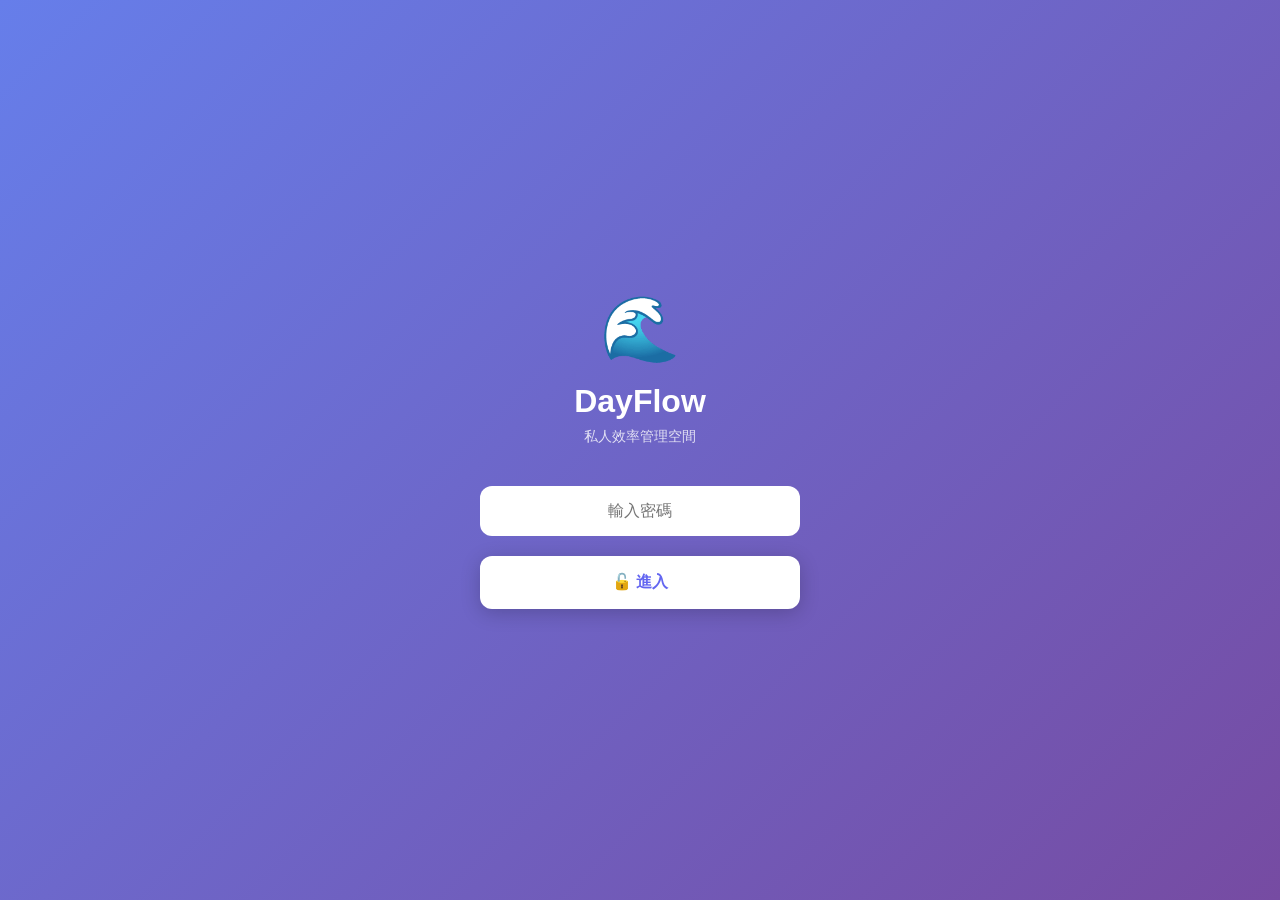
<file: index.html>
<!DOCTYPE html>
<html lang="zh-TW">
<head>
    <meta charset="UTF-8">
    <meta name="viewport" content="width=device-width, initial-scale=1.0, maximum-scale=1.0, user-scalable=no">
    <meta http-equiv="Cache-Control" content="no-cache, no-store, must-revalidate">
    <meta http-equiv="Pragma" content="no-cache">
    <meta http-equiv="Expires" content="0">
    <meta name="theme-color" content="#6366f1">
    <meta name="apple-mobile-web-app-capable" content="yes">
    <meta name="apple-mobile-web-app-status-bar-style" content="black-translucent">
    <meta name="apple-mobile-web-app-title" content="DayFlow">
    <link rel="manifest" href="manifest.json">
    <link rel="apple-touch-icon" href="icon-192x192.png">
    <title>DayFlow - 每日效率管理</title>
    <link rel="stylesheet" href="https://cdnjs.cloudflare.com/ajax/libs/font-awesome/6.4.0/css/all.min.css">
    <style>
        :root {
            --primary: #6366f1;
            --primary-light: #818cf8;
            --secondary: #f472b6;
            --success: #10b981;
            --warning: #f59e0b;
            --danger: #ef4444;
            --bg: #f8fafc;
            --card: #ffffff;
            --text: #1e293b;
            --text-secondary: #64748b;
            --border: #e2e8f0;
            --shadow: 0 4px 20px rgba(0,0,0,0.08);
            --shadow-hover: 0 8px 30px rgba(0,0,0,0.12);
            --gradient-1: linear-gradient(135deg, #667eea 0%, #764ba2 100%);
            --gradient-2: linear-gradient(135deg, #f093fb 0%, #f5576c 100%);
            --gradient-3: linear-gradient(135deg, #4facfe 0%, #00f2fe 100%);
            --gradient-4: linear-gradient(135deg, #43e97b 0%, #38f9d7 100%);
        }
        
        * {
            margin: 0;
            padding: 0;
            box-sizing: border-box;
            -webkit-tap-highlight-color: transparent;
        }
        
        body {
            font-family: -apple-system, BlinkMacSystemFont, 'Segoe UI', Roboto, sans-serif;
            background: var(--bg);
            padding-bottom: 90px;
            color: var(--text);
        }
        
        /* Header - Glassmorphism */
        .header {
            background: var(--gradient-1);
            padding: 40px 20px 30px;
            text-align: center;
            border-radius: 0 0 30px 30px;
            position: relative;
            overflow: hidden;
        }
        
        .header::before {
            content: '';
            position: absolute;
            top: -50%;
            right: -20%;
            width: 200px;
            height: 200px;
            background: rgba(255,255,255,0.1);
            border-radius: 50%;
        }
        
        .date-main {
            font-size: 42px;
            font-weight: 800;
            color: white;
            text-shadow: 0 2px 10px rgba(0,0,0,0.2);
        }
        
        .date-sub {
            font-size: 16px;
            color: rgba(255,255,255,0.9);
            margin-top: 8px;
            font-weight: 500;
        }
        
        /* Quick Actions - Floating Cards */
        .quick-actions {
            display: flex;
            justify-content: space-around;
            padding: 20px 16px;
            gap: 12px;
            margin-top: -20px;
            position: relative;
            z-index: 10;
        }
        
        .quick-btn {
            background: var(--card);
            border: none;
            border-radius: 20px;
            padding: 20px 8px;
            text-align: center;
            flex: 1;
            box-shadow: var(--shadow);
            cursor: pointer;
            transition: all 0.3s ease;
        }
        
        .quick-btn:active {
            transform: scale(0.95);
        }
        
        .quick-icon {
            font-size: 32px;
            margin-bottom: 8px;
        }
        
        .quick-text {
            font-size: 12px;
            color: var(--text-secondary);
            font-weight: 600;
        }
        
        /* Overview - Glass Card */
        .overview {
            background: var(--card);
            margin: 0 16px 16px;
            border-radius: 24px;
            padding: 24px;
            box-shadow: var(--shadow);
        }
        
        .overview-title {
            font-size: 18px;
            font-weight: 700;
            margin-bottom: 20px;
            color: var(--text);
            display: flex;
            align-items: center;
            gap: 8px;
        }
        
        .overview-grid {
            display: grid;
            grid-template-columns: repeat(4, 1fr);
            gap: 12px;
        }
        
        .overview-card {
            background: linear-gradient(135deg, #f0f4ff 0%, #e0e7ff 100%);
            border-radius: 16px;
            padding: 16px 4px;
            text-align: center;
            cursor: pointer;
            transition: all 0.3s ease;
        }
        
        .overview-card:nth-child(2) {
            background: linear-gradient(135deg, #fce7f3 0%, #fbcfe8 100%);
        }
        
        .overview-card:nth-child(3) {
            background: linear-gradient(135deg, #d1fae5 0%, #a7f3d0 100%);
        }
        
        .overview-card:nth-child(4) {
            background: linear-gradient(135deg, #fef3c7 0%, #fde68a 100%);
        }
        
        .overview-icon {
            font-size: 24px;
            margin-bottom: 8px;
        }
        
        .overview-count {
            font-size: 22px;
            font-weight: 800;
            color: var(--text);
        }
        
        .overview-label {
            font-size: 11px;
            color: var(--text-secondary);
            margin-top: 4px;
            font-weight: 600;
        }
        
        /* Sections - Modern Cards */
        .section {
            background: var(--card);
            margin: 16px;
            border-radius: 24px;
            padding: 24px;
            box-shadow: var(--shadow);
        }
        
        .section-header {
            display: flex;
            justify-content: space-between;
            align-items: center;
            margin-bottom: 16px;
        }
        
        .section-title {
            font-size: 18px;
            font-weight: 700;
            color: var(--text);
            display: flex;
            align-items: center;
            gap: 8px;
        }
        
        .section-action {
            background: var(--primary);
            color: white;
            border: none;
            border-radius: 20px;
            padding: 8px 16px;
            font-size: 14px;
            font-weight: 600;
            cursor: pointer;
            display: flex;
            align-items: center;
            gap: 6px;
        }
        
        /* Todo Item */
        .todo-item {
            display: flex;
            align-items: center;
            padding: 14px 0;
            border-bottom: 1px solid var(--border);
        }
        
        .todo-checkbox {
            appearance: none;
            width: 26px;
            height: 26px;
            margin-right: 14px;
            border: 3px solid var(--border);
            border-radius: 8px;
            cursor: pointer;
            position: relative;
            transition: all 0.2s;
            background: white;
        }
        
        .todo-checkbox:checked {
            background: var(--primary);
            border-color: var(--primary);
        }
        
        .todo-checkbox:checked::after {
            content: '✓';
            position: absolute;
            top: 50%;
            left: 50%;
            transform: translate(-50%, -50%);
            color: white;
            font-size: 16px;
            font-weight: bold;
        }
        
        body.dark-mode .todo-checkbox {
            background: var(--card);
            border-color: var(--border);
        }
        
        .todo-text {
            flex: 1;
            font-size: 16px;
            color: var(--text);
            font-weight: 500;
        }
        
        .todo-completed {
            text-decoration: line-through;
            color: var(--text-secondary);
        }
        
        .todo-delete {
            color: var(--danger);
            cursor: pointer;
            padding: 8px;
            font-size: 16px;
        }
        
        /* Habit Grid */
        .habit-grid {
            display: grid;
            grid-template-columns: repeat(4, 1fr);
            gap: 12px;
        }
        
        .habit-item {
            background: linear-gradient(135deg, #f0f4ff 0%, #e0e7ff 100%);
            border-radius: 16px;
            padding: 16px 8px;
            text-align: center;
            cursor: pointer;
            position: relative;
            transition: all 0.3s ease;
        }
        
        .habit-checked {
            background: var(--gradient-4);
        }
        
        .habit-icon {
            font-size: 28px;
            margin-bottom: 6px;
        }
        
        .habit-name {
            font-size: 11px;
            color: var(--text-secondary);
            font-weight: 600;
        }
        
        .habit-check {
            position: absolute;
            top: 6px;
            right: 6px;
            color: var(--success);
            font-size: 12px;
            background: white;
            border-radius: 50%;
            width: 18px;
            height: 18px;
            display: flex;
            align-items: center;
            justify-content: center;
        }
        
        /* Review Card */
        .review-card {
            background: linear-gradient(135deg, #667eea 0%, #764ba2 100%);
            border-radius: 20px;
            padding: 20px;
            color: white;
            margin-top: 16px;
        }
        
        .review-title {
            font-size: 16px;
            font-weight: 700;
            margin-bottom: 12px;
            display: flex;
            align-items: center;
            gap: 8px;
        }
        
        .review-item {
            display: flex;
            align-items: center;
            gap: 10px;
            padding: 8px 0;
            font-size: 14px;
        }
        
        .review-emoji {
            font-size: 20px;
        }
        
        /* Add Button */
        .add-btn {
            display: flex;
            gap: 10px;
            margin-bottom: 16px;
        }
        
        .add-input {
            flex: 1;
            border: 2px solid var(--border);
            border-radius: 12px;
            padding: 14px;
            font-size: 16px;
            outline: none;
            transition: border-color 0.3s;
        }
        
        .add-input:focus {
            border-color: var(--primary);
        }
        
        .add-submit {
            background: var(--primary);
            color: white;
            border: none;
            border-radius: 12px;
            padding: 14px 18px;
            cursor: pointer;
            font-size: 18px;
        }
        
        /* Modal */
        .modal {
            display: none;
            position: fixed;
            top: 0;
            left: 0;
            right: 0;
            bottom: 0;
            background: rgba(0,0,0,0.6);
            z-index: 1000;
            justify-content: flex-end;
            backdrop-filter: blur(4px);
        }
        
        .modal.active {
            display: flex;
        }
        
        .modal-content {
            background: var(--card);
            border-radius: 30px 30px 0 0;
            width: 100%;
            max-height: 85vh;
            overflow-y: auto;
            animation: slideUp 0.3s ease;
        }
        
        @keyframes slideUp {
            from { transform: translateY(100%); }
            to { transform: translateY(0); }
        }
        
        .modal-header {
            display: flex;
            justify-content: space-between;
            align-items: center;
            padding: 24px;
            border-bottom: 1px solid var(--border);
        }
        
        .modal-title {
            font-size: 20px;
            font-weight: 700;
        }
        
        .modal-close {
            background: var(--bg);
            border: none;
            font-size: 20px;
            cursor: pointer;
            color: var(--text-secondary);
            width: 40px;
            height: 40px;
            border-radius: 50%;
            display: flex;
            align-items: center;
            justify-content: center;
        }
        
        .modal-body {
            padding: 24px;
        }
        
        .input-group {
            margin-bottom: 20px;
        }
        
        .input-label {
            font-size: 14px;
            font-weight: 600;
            margin-bottom: 10px;
            color: var(--text-secondary);
            display: block;
        }
        
        .input-field {
            width: 100%;
            border: 2px solid var(--border);
            border-radius: 12px;
            padding: 14px;
            font-size: 16px;
            outline: none;
            transition: border-color 0.3s;
        }
        
        .input-field:focus {
            border-color: var(--primary);
        }
        
        .input-small {
            width: 120px;
            margin-top: 8px;
        }
        
        .save-btn {
            background: var(--gradient-1);
            color: white;
            border: none;
            border-radius: 16px;
            padding: 18px;
            font-size: 16px;
            font-weight: 700;
            width: 100%;
            cursor: pointer;
            margin-top: 20px;
            box-shadow: 0 4px 15px rgba(99, 102, 241, 0.4);
        }
        
        /* Mood Selector */
        .mood-grid {
            display: grid;
            grid-template-columns: repeat(5, 1fr);
            gap: 10px;
            margin-bottom: 20px;
        }
        
        .mood-item {
            background: var(--bg);
            border-radius: 16px;
            padding: 16px 8px;
            text-align: center;
            cursor: pointer;
            transition: all 0.3s;
            border: 2px solid transparent;
        }
        
        .mood-item.selected {
            background: linear-gradient(135deg, #fce7f3 0%, #fbcfe8 100%);
            border-color: var(--secondary);
        }
        
        .mood-emoji {
            font-size: 32px;
            margin-bottom: 4px;
        }
        
        .mood-label {
            font-size: 11px;
            color: var(--text-secondary);
            font-weight: 600;
        }
        
        /* Diary Card */
        .diary-card {
            background: var(--card);
            border-radius: 20px;
            padding: 20px;
            margin-bottom: 16px;
            box-shadow: var(--shadow);
        }
        
        .diary-header {
            display: flex;
            justify-content: space-between;
            align-items: center;
            margin-bottom: 12px;
        }
        
        .diary-date {
            background: var(--gradient-1);
            border-radius: 12px;
            padding: 12px 16px;
            text-align: center;
            min-width: 60px;
        }
        
        .diary-month {
            font-size: 11px;
            color: rgba(255,255,255,0.9);
            font-weight: 600;
        }
        
        .diary-day {
            font-size: 24px;
            font-weight: 800;
            color: white;
        }
        
        .diary-mood {
            font-size: 32px;
        }
        
        .diary-title {
            font-size: 18px;
            font-weight: 700;
            color: var(--text);
            margin-bottom: 8px;
        }
        
        .diary-content {
            color: var(--text-secondary);
            font-size: 15px;
            line-height: 1.6;
        }
        
        /* Bottom Nav - Floating */
        .bottom-nav {
            position: fixed;
            bottom: 20px;
            left: 50%;
            transform: translateX(-50%);
            background: var(--card);
            display: flex;
            justify-content: space-around;
            padding: 8px;
            border-radius: 30px;
            box-shadow: var(--shadow-hover);
            width: 90%;
            max-width: 400px;
        }
        
        .nav-btn {
            background: none;
            border: none;
            padding: 12px 24px;
            text-align: center;
            color: var(--text-secondary);
            cursor: pointer;
            border-radius: 20px;
            transition: all 0.3s;
            font-weight: 600;
        }
        
        .nav-btn.active {
            background: var(--gradient-1);
            color: white;
        }
        
        .nav-icon {
            font-size: 20px;
            margin-bottom: 4px;
        }
        
        .nav-text {
            font-size: 12px;
        }
        
        /* Empty State */
        .empty-state {
            text-align: center;
            padding: 60px 20px;
            color: var(--text-secondary);
        }
        
        .empty-icon {
            font-size: 64px;
            margin-bottom: 20px;
        }
        
        .empty-title {
            font-size: 18px;
            font-weight: 700;
            margin-bottom: 8px;
            color: var(--text);
        }
        
        /* Stats */
        .stats-grid {
            display: grid;
            grid-template-columns: repeat(2, 1fr);
            gap: 16px;
            margin-bottom: 20px;
        }
        
        .stat-card {
            background: var(--card);
            border-radius: 20px;
            padding: 24px;
            text-align: center;
            box-shadow: var(--shadow);
        }
        
        .stat-value {
            font-size: 36px;
            font-weight: 800;
            background: var(--gradient-1);
            -webkit-background-clip: text;
            -webkit-text-fill-color: transparent;
            background-clip: text;
        }
        
        .stat-label {
            font-size: 14px;
            color: var(--text-secondary);
            margin-top: 8px;
            font-weight: 600;
        }
        
        /* FAB */
        .fab {
            position: fixed;
            bottom: 100px;
            right: 20px;
            width: 60px;
            height: 60px;
            background: var(--gradient-2);
            border-radius: 50%;
            display: flex;
            align-items: center;
            justify-content: center;
            color: white;
            font-size: 24px;
            box-shadow: 0 4px 20px rgba(244, 114, 182, 0.5);
            cursor: pointer;
            border: none;
            z-index: 100;
        }
        
        /* Pomodoro Timer */
        .pomodoro-container {
            text-align: center;
            padding: 40px 20px;
        }
        
        .pomodoro-time {
            font-size: 72px;
            font-weight: 800;
            color: var(--text);
            font-variant-numeric: tabular-nums;
            margin: 30px 0;
        }
        
        .pomodoro-controls {
            display: flex;
            justify-content: center;
            gap: 16px;
            margin-top: 30px;
        }
        
        .pomodoro-btn {
            padding: 16px 32px;
            border-radius: 16px;
            border: none;
            font-size: 16px;
            font-weight: 700;
            cursor: pointer;
            transition: all 0.3s;
        }
        
        .pomodoro-btn.primary {
            background: var(--gradient-1);
            color: white;
            box-shadow: 0 4px 15px rgba(99, 102, 241, 0.4);
        }
        
        .pomodoro-btn.secondary {
            background: var(--bg);
            color: var(--text);
        }
        
        .pomodoro-status {
            font-size: 18px;
            color: var(--text-secondary);
            margin-top: 20px;
        }
        
        .pomodoro-progress {
            width: 200px;
            height: 200px;
            margin: 0 auto;
            position: relative;
        }
        
        .pomodoro-progress svg {
            transform: rotate(-90deg);
        }
        
        .pomodoro-progress-circle {
            fill: none;
            stroke: var(--border);
            stroke-width: 8;
        }
        
        .pomodoro-progress-bar {
            fill: none;
            stroke: url(#gradient);
            stroke-width: 8;
            stroke-linecap: round;
            transition: stroke-dashoffset 1s linear;
        }
        
        /* Settings */
        .settings-item {
            display: flex;
            justify-content: space-between;
            align-items: center;
            padding: 16px 0;
            border-bottom: 1px solid var(--border);
        }
        
        .settings-label {
            font-size: 16px;
            font-weight: 600;
            color: var(--text);
        }
        
        .settings-desc {
            font-size: 13px;
            color: var(--text-secondary);
            margin-top: 4px;
        }
        
        .settings-btn {
            background: var(--primary);
            color: white;
            border: none;
            padding: 10px 20px;
            border-radius: 10px;
            font-size: 14px;
            font-weight: 600;
            cursor: pointer;
        }
        
        .settings-btn.danger {
            background: var(--danger);
        }
        
        .settings-btn.success {
            background: var(--success);
        }
        
        /* Toggle Switch */
        .toggle {
            width: 50px;
            height: 28px;
            background: var(--border);
            border-radius: 14px;
            position: relative;
            cursor: pointer;
            transition: background 0.3s;
        }
        
        .toggle.active {
            background: var(--primary);
        }
        
        .toggle-knob {
            width: 24px;
            height: 24px;
            background: white;
            border-radius: 50%;
            position: absolute;
            top: 2px;
            left: 2px;
            transition: transform 0.3s;
            box-shadow: 0 2px 4px rgba(0,0,0,0.2);
        }
        
        .toggle.active .toggle-knob {
            transform: translateX(22px);
        }
        
        /* Dark Mode */
        body.dark-mode {
            --bg: #0f172a;
            --card: #1e293b;
            --text: #f1f5f9;
            --text-secondary: #94a3b8;
            --border: #334155;
            --shadow: 0 4px 20px rgba(0,0,0,0.3);
        }
        
        body.dark-mode .header {
            background: linear-gradient(135deg, #4338ca 0%, #5b21b6 100%);
        }
        
        body.dark-mode .quick-btn,
        body.dark-mode .overview,
        body.dark-mode .section,
        body.dark-mode .stat-card,
        body.dark-mode .diary-card {
            background: var(--card);
        }
        
        body.dark-mode .input-field,
        body.dark-mode .add-input {
            background: #334155;
            border-color: #475569;
            color: var(--text);
        }
        
        body.dark-mode .modal-content {
            background: var(--card);
        }
        
        body.dark-mode .bottom-nav {
            background: var(--card);
        }
        
        /* Notification Permission Banner */
        .notification-banner {
            background: linear-gradient(135deg, #f59e0b 0%, #f97316 100%);
            color: white;
            padding: 16px 20px;
            border-radius: 16px;
            margin: 16px;
            display: flex;
            justify-content: space-between;
            align-items: center;
        }
        
        .notification-banner-text {
            font-size: 14px;
            font-weight: 500;
        }
        
        .notification-banner-btn {
            background: white;
            color: #f59e0b;
            border: none;
            padding: 8px 16px;
            border-radius: 20px;
            font-size: 13px;
            font-weight: 600;
            cursor: pointer;
        }
    </style>
</head>
<body>
    <!-- Simple Password Lock -->
    <div id="lockScreen" style="position:fixed;top:0;left:0;width:100%;height:100%;background:linear-gradient(135deg,#667eea 0%,#764ba2 100%);z-index:99999;display:flex;flex-direction:column;justify-content:center;align-items:center;padding:20px;">
        <div style="text-align:center;margin-bottom:40px;">
            <div style="font-size:64px;margin-bottom:16px;">🌊</div>
            <h1 style="color:white;font-size:32px;font-weight:700;margin-bottom:8px;">DayFlow</h1>
            <p style="color:rgba(255,255,255,0.8);font-size:14px;">私人效率管理空間</p>
        </div>
        
        <div id="passwordForm" style="width:100%;max-width:320px;">
            <input type="password" id="passwordInput" placeholder="輸入密碼" style="width:100%;padding:16px 20px;border-radius:12px;border:none;font-size:16px;margin-bottom:20px;text-align:center;outline:none;">
            <button onclick="unlock()" style="width:100%;padding:16px;background:white;color:#6366f1;border:none;border-radius:12px;font-size:16px;font-weight:600;cursor:pointer;box-shadow:0 4px 20px rgba(0,0,0,0.2);">🔓 進入</button>
            <p id="errorMsg" style="color:#fecaca;text-align:center;margin-top:16px;font-size:14px;display:none;">密碼錯誤</p>
        </div>
    </div>
    
    <script>
        // Simple lock
        const CORRECT_PASSWORD = '1234';
        
        function unlock() {
            const input = document.getElementById('passwordInput').value;
            if (input === CORRECT_PASSWORD) {
                document.getElementById('lockScreen').style.display = 'none';
            } else {
                document.getElementById('errorMsg').style.display = 'block';
                document.getElementById('passwordInput').value = '';
            }
        }
        
        // Enter key support
        document.getElementById('passwordInput').addEventListener('keypress', function(e) {
            if (e.key === 'Enter') unlock();
        });
    </script>
    <!-- TODAY PAGE -->
    <div id="todayPage" class="page" style="display:none;">
        <div class="header">
            <div class="date-main" id="currentDate">--月--日</div>
            <div class="date-sub" id="currentWeekday">星期-</div>
        </div>
        
        <!-- Quick Actions -->
        <div class="quick-actions">
            <button class="quick-btn" onclick="openTodoModal()">
                <div class="quick-icon">📝</div>
                <div class="quick-text">待办</div>
            </button>
            <button class="quick-btn" onclick="openDietModal()">
                <div class="quick-icon">🍽️</div>
                <div class="quick-text">饮食</div>
            </button>
            <button class="quick-btn" onclick="openScheduleModal()">
                <div class="quick-icon">📅</div>
                <div class="quick-text">行程</div>
            </button>
            <button class="quick-btn" onclick="openHabitModal()">
                <div class="quick-icon">✅</div>
                <div class="quick-text">习惯</div>
            </button>
            <button class="quick-btn" onclick="openExpenseModal()">
                <div class="quick-icon">💰</div>
                <div class="quick-text">记账</div>
            </button>
        </div>
        
        <!-- Date Selector -->
        <div class="section" style="margin-top: 16px;">
            <div style="display: flex; gap: 10px; align-items: center; justify-content: center;">
                <button class="settings-btn" onclick="changeTodayDate(-7)" style="padding: 10px 8px; min-width: 36px; font-size: 12px;" title="上週">
                    <i class="fas fa-angle-double-left"></i>
                </button>
                <button class="settings-btn" onclick="changeTodayDate(-1)" style="padding: 10px 14px; min-width: 44px;">
                    <i class="fas fa-chevron-left"></i>
                </button>
                <div style="flex: 1; text-align: center; cursor: pointer; padding: 8px; border-radius: 12px; transition: background 0.2s;" onclick="openCalendarModal()" onmouseover="this.style.background='var(--bg)'" onmouseout="this.style.background='transparent'">
                    <div style="font-size: 24px; font-weight: 700; color: var(--text);" id="todayDateDisplay">
                        --月--日
                    </div>
                    <div style="font-size: 13px; color: var(--text-secondary); margin-top: 2px;" id="todayWeekdayDisplay">
                        星期-
                    </div>
                    <div style="font-size: 11px; color: var(--primary); margin-top: 4px;">
                        <i class="fas fa-calendar-alt"></i> 点击打开日历
                    </div>
                </div>
                <button class="settings-btn" onclick="changeTodayDate(1)" style="padding: 10px 14px; min-width: 44px;">
                    <i class="fas fa-chevron-right"></i>
                </button>
                <button class="settings-btn" onclick="changeTodayDate(7)" style="padding: 10px 8px; min-width: 36px; font-size: 12px;" title="下週">
                    <i class="fas fa-angle-double-right"></i>
                </button>
            </div>
            <div style="display: flex; gap: 8px; margin-top: 12px;">
                <button class="settings-btn" onclick="changeTodayDate(-30)" style="flex: 1; font-size: 12px;">
                    <i class="fas fa-arrow-left"></i> 上月
                </button>
                <button class="settings-btn" id="calendarBtn" style="flex: 1;">
                    <i class="fas fa-calendar"></i> 日历
                </button>
                <button class="settings-btn success" onclick="goToTodayDate()" style="flex: 1;">
                    <i class="fas fa-calendar-day"></i> 今天
                </button>
                <button class="settings-btn" onclick="changeTodayDate(30)" style="flex: 1; font-size: 12px;">
                    下月 <i class="fas fa-arrow-right"></i>
                </button>
            </div>
        </div>
        
        <!-- Calendar Modal -->
        <div class="modal" id="calendarModal">
            <div class="modal-content" style="max-height: 70vh;">
                <div class="modal-header">
                    <div class="modal-title">📅 选择日期</div>
                    <button class="modal-close" onclick="closeModal('calendarModal')"><i class="fas fa-times"></i></button>
                </div>
                <div class="modal-body">
                    <!-- Month Navigation -->
                    <div style="display: flex; justify-content: space-between; align-items: center; margin-bottom: 16px;">
                        <button class="settings-btn" onclick="changeCalendarMonth(-1)">
                            <i class="fas fa-chevron-left"></i>
                        </button>
                        <div style="font-size: 18px; font-weight: 700;" id="calendarMonthTitle">2024年1月</div>
                        <button class="settings-btn" onclick="changeCalendarMonth(1)">
                            <i class="fas fa-chevron-right"></i>
                        </button>
                    </div>
                    <!-- Weekday Headers -->
                    <div style="display: grid; grid-template-columns: repeat(7, 1fr); gap: 8px; margin-bottom: 8px;">
                        <div style="text-align: center; font-size: 12px; color: var(--text-secondary); font-weight: 600;">日</div>
                        <div style="text-align: center; font-size: 12px; color: var(--text-secondary); font-weight: 600;">一</div>
                        <div style="text-align: center; font-size: 12px; color: var(--text-secondary); font-weight: 600;">二</div>
                        <div style="text-align: center; font-size: 12px; color: var(--text-secondary); font-weight: 600;">三</div>
                        <div style="text-align: center; font-size: 12px; color: var(--text-secondary); font-weight: 600;">四</div>
                        <div style="text-align: center; font-size: 12px; color: var(--text-secondary); font-weight: 600;">五</div>
                        <div style="text-align: center; font-size: 12px; color: var(--text-secondary); font-weight: 600;">六</div>
                    </div>
                    <!-- Calendar Grid -->
                    <div id="calendarGrid" style="display: grid; grid-template-columns: repeat(7, 1fr); gap: 8px;">
                        <!-- Calendar days will be generated here -->
                    </div>
                    <button class="save-btn" onclick="closeModal('calendarModal')" style="margin-top: 20px;">关闭</button>
                </div>
            </div>
        </div>

        <!-- Overview -->
        <div class="overview">
            <div class="overview-title">📊 当日总览</div>
            <div class="overview-grid">
                <div class="overview-card" onclick="openTodoModal()">
                    <div class="overview-icon">📝</div>
                    <div class="overview-count" id="todoCount">0/0</div>
                    <div class="overview-label">待办</div>
                </div>
                <div class="overview-card" onclick="openHabitModal()">
                    <div class="overview-icon">✅</div>
                    <div class="overview-count" id="habitCount">0/0</div>
                    <div class="overview-label">习惯</div>
                </div>
                <div class="overview-card" onclick="openDietModal()">
                    <div class="overview-icon">🍽️</div>
                    <div class="overview-count" id="calorieCount">0</div>
                    <div class="overview-label">卡路里</div>
                </div>
                <div class="overview-card" onclick="openScheduleModal()">
                    <div class="overview-icon">📅</div>
                    <div class="overview-count" id="scheduleCount">0</div>
                    <div class="overview-label">行程</div>
                </div>
                <div class="overview-card" onclick="openExpenseModal()">
                    <div class="overview-icon">💰</div>
                    <div class="overview-count" id="expenseCount">¥0</div>
                    <div class="overview-label">支出</div>
                </div>
            </div>
        </div>
        
        <!-- Today's Todos -->
        <div class="section" id="todoSection" style="display:none;">
            <div class="section-title">📝 今日待办</div>
            <div id="todoList"></div>
        </div>
        
        <!-- Today's Habits -->
        <div class="section" id="habitSection" style="display:none;">
            <div class="section-title">✅ 习惯打卡</div>
            <div class="habit-grid" id="habitList"></div>
        </div>
        
        <!-- Today's Schedules -->
        <div class="section" id="scheduleSection" style="display:none;">
            <div class="section-title">📅 今日行程</div>
            <div id="scheduleList"></div>
        </div>
        
        <!-- Today Review -->
        <div class="section" id="reviewSection">
            <div class="section-title">🌟 今日复盘</div>
            <div id="reviewContent"></div>
        </div>
    </div>
    
    <!-- CALENDAR PAGE -->
    <div id="calendarPage" class="page" style="display:none;">
        <div class="header">
            <div class="date-main">📅 日历</div>
            <div class="date-sub" id="calendarPageSubtitle">查看所有记录</div>
        </div>
        
        <div class="section" style="margin-top: 16px;">
            <!-- Month Navigation -->
            <div style="display: flex; justify-content: space-between; align-items: center; margin-bottom: 20px; padding: 0 4px;">
                <button class="settings-btn" onclick="changeCalendarPageMonth(-1)" style="padding: 12px 16px;">
                    <i class="fas fa-chevron-left"></i>
                </button>
                <div style="font-size: 20px; font-weight: 700;" id="calendarPageMonthTitle">2024年1月</div>
                <button class="settings-btn" onclick="changeCalendarPageMonth(1)" style="padding: 12px 16px;">
                    <i class="fas fa-chevron-right"></i>
                </button>
            </div>
            
            <!-- Weekday Headers -->
            <div style="display: grid; grid-template-columns: repeat(7, 1fr); gap: 8px; margin-bottom: 8px;">
                <div style="text-align: center; font-size: 12px; color: var(--text-secondary); font-weight: 600;">日</div>
                <div style="text-align: center; font-size: 12px; color: var(--text-secondary); font-weight: 600;">一</div>
                <div style="text-align: center; font-size: 12px; color: var(--text-secondary); font-weight: 600;">二</div>
                <div style="text-align: center; font-size: 12px; color: var(--text-secondary); font-weight: 600;">三</div>
                <div style="text-align: center; font-size: 12px; color: var(--text-secondary); font-weight: 600;">四</div>
                <div style="text-align: center; font-size: 12px; color: var(--text-secondary); font-weight: 600;">五</div>
                <div style="text-align: center; font-size: 12px; color: var(--text-secondary); font-weight: 600;">六</div>
            </div>
            
            <!-- Calendar Grid -->
            <div id="calendarPageGrid" style="display: grid; grid-template-columns: repeat(7, 1fr); gap: 8px;">
                <!-- Calendar days will be generated here -->
            </div>
        </div>
        
        <!-- Day Summary -->
        <div class="section">
            <div class="section-title" id="calendarSelectedDateTitle">📋 今日概览</div>
            <div id="calendarDaySummary" style="display: grid; grid-template-columns: repeat(2, 1fr); gap: 12px;">
                <div class="overview-card" style="cursor: pointer;" onclick="showPage('today')">
                    <div class="overview-icon">📝</div>
                    <div class="overview-count" id="calDayTodos">0/0</div>
                    <div class="overview-label">待办</div>
                </div>
                <div class="overview-card" style="cursor: pointer;" onclick="showPage('today')">
                    <div class="overview-icon">✅</div>
                    <div class="overview-count" id="calDayHabits">0/0</div>
                    <div class="overview-label">习惯</div>
                </div>
                <div class="overview-card" style="cursor: pointer;" onclick="showPage('today')">
                    <div class="overview-icon">🍽️</div>
                    <div class="overview-count" id="calDayCalories">0</div>
                    <div class="overview-label">卡路里</div>
                </div>
                <div class="overview-card" style="cursor: pointer;" onclick="showPage('diary')">
                    <div class="overview-icon">📖</div>
                    <div class="overview-count" id="calDayDiary">-</div>
                    <div class="overview-label">日记</div>
                </div>
            </div>
            <button class="save-btn" onclick="goToCalendarDate()" style="margin-top: 16px;">
                <i class="fas fa-arrow-right"></i> 前往该日期记录
            </button>
        </div>
    </div>

    <!-- SETTINGS PAGE -->
    <div id="settingsPage" class="page" style="display:none;">
        <div class="header">
            <div class="date-main">⚙️ 设置</div>
        </div>
        
        <div class="section" style="margin-top: 16px;">
            <div class="section-title">🎨 外观</div>
            
            <div class="settings-item">
                <div>
                    <div class="settings-label">深色模式</div>
                    <div class="settings-desc">切换暗色主题，保护眼睛</div>
                </div>
                <div class="toggle" id="darkModeToggle" onclick="toggleDarkMode()">
                    <div class="toggle-knob"></div>
                </div>
            </div>
        </div>
        
        <div class="section">
            <div class="section-title">🔔 通知</div>
            
            <div class="settings-item">
                <div>
                    <div class="settings-label">启用提醒</div>
                    <div class="settings-desc">习惯打卡和待办提醒</div>
                </div>
                <div class="toggle" id="notificationToggle" onclick="toggleNotifications()">
                    <div class="toggle-knob"></div>
                </div>
            </div>
            
            <div id="notificationBanner" style="display:none;">
                <div class="notification-banner">
                    <span class="notification-banner-text">需要浏览器通知权限</span>
                    <button class="notification-banner-btn" onclick="requestNotificationPermission()">开启</button>
                </div>
            </div>
        </div>
        
        <div class="section">
            <div class="section-title">👤 账户</div>
            
            <div class="settings-item" id="userInfoItem">
                <div>
                    <div class="settings-label">当前用户</div>
                    <div class="settings-desc" id="userEmailDisplay">未登录</div>
                </div>
            </div>
            
            <div class="settings-item">
                <div>
                    <div class="settings-label">云端同步</div>
                    <div class="settings-desc" id="lastSyncDisplay">从未同步</div>
                </div>
                <button class="settings-btn" id="syncBtn" onclick="syncAll()" style="display:none;">
                    <i class="fas fa-cloud-upload-alt"></i> 同步
                </button>
            </div>
            
            <div id="loginActionItem">
                <button class="settings-btn" onclick="showLoginPage()" style="width: 100%; margin-top: 12px;">
                    <i class="fas fa-sign-in-alt"></i> 登录 / 注册
                </button>
            </div>
            
            <div id="logoutActionItem" style="display:none;">
                <button class="settings-btn danger" onclick="signOut()" style="width: 100%; margin-top: 12px;">
                    <i class="fas fa-sign-out-alt"></i> 退出登录
                </button>
            </div>
        </div>
        
        <div class="section">
            <div class="section-title">💾 数据管理</div>
            
            <div class="settings-item">
                <div>
                    <div class="settings-label">导出数据</div>
                    <div class="settings-desc">备份所有数据到 JSON 文件</div>
                </div>
                <button class="settings-btn success" onclick="exportData()">
                    <i class="fas fa-download"></i> 导出
                </button>
            </div>
            
            <div class="settings-item">
                <div>
                    <div class="settings-label">导入数据</div>
                    <div class="settings-desc">从 JSON 文件恢复数据</div>
                </div>
                <input type="file" id="importFile" accept=".json" style="display:none" onchange="importData(this)">
                <button class="settings-btn" onclick="document.getElementById('importFile').click()">
                    <i class="fas fa-upload"></i> 导入
                </button>
            </div>
            
            <div class="settings-item">
                <div>
                    <div class="settings-label">清除所有数据</div>
                    <div class="settings-desc">⚠️ 此操作不可恢复</div>
                </div>
                <button class="settings-btn danger" onclick="clearAllData()">
                    <i class="fas fa-trash"></i> 清除
                </button>
            </div>
            
            <button class="settings-btn" onclick="lockApp()" style="width: 100%; margin-top: 12px; background: linear-gradient(135deg, #6366f1 0%, #764ba2 100%); color: white;">
                <i class="fas fa-lock"></i> 🔒 锁定应用
            </button>
        </div>
        
        <div class="section">
            <div class="section-title">📱 关于</div>
            <div style="text-align: center; padding: 20px; color: var(--text-secondary);">
                <div style="font-size: 48px; margin-bottom: 16px;">🌊</div>
                <div style="font-size: 20px; font-weight: 700; color: var(--text); margin-bottom: 8px;">DayFlow</div>
                <div style="font-size: 14px;">版本 2.0</div>
                <div style="font-size: 13px; margin-top: 8px;">每日效率管理</div>
            </div>
        </div>
    </div>

    <!-- POMODORO PAGE -->
    <div id="pomodoroPage" class="page" style="display:none;">
        <div class="header" style="background: linear-gradient(135deg, #ef4444 0%, #f97316 100%);">
            <div class="date-main">🍅 番茄专注</div>
            <div class="date-sub" id="pomodoroModeText">专注模式 · 25分钟</div>
        </div>
        
        <!-- Timer Display -->
        <div style="display: flex; flex-direction: column; align-items: center; padding: 40px 20px;">
            <!-- Circular Progress -->
            <div style="position: relative; width: 260px; height: 260px; margin-bottom: 30px;">
                <svg width="260" height="260" style="transform: rotate(-90deg);">
                    <circle cx="130" cy="130" r="120" fill="none" stroke="#e2e8f0" stroke-width="12"/>
                    <circle id="pomodoroCircle" cx="130" cy="130" r="120" fill="none" stroke="url(#pomodoroGradient)" stroke-width="12"
                            stroke-linecap="round" stroke-dasharray="754" stroke-dashoffset="0"
                            style="transition: stroke-dashoffset 1s linear;"/>
                    <defs>
                        <linearGradient id="pomodoroGradient" x1="0%" y1="0%" x2="100%" y2="0%">
                            <stop offset="0%" stop-color="#ef4444" />
                            <stop offset="100%" stop-color="#f97316" />
                        </linearGradient>
                        <linearGradient id="breakGradient" x1="0%" y1="0%" x2="100%" y2="0%">
                            <stop offset="0%" stop-color="#10b981" />
                            <stop offset="100%" stop-color="#3b82f6" />
                        </linearGradient>
                    </defs>
                </svg>
                <div style="position: absolute; top: 50%; left: 50%; transform: translate(-50%, -50%); text-align: center;">
                    <div id="pomodoroTimeDisplay" style="font-size: 64px; font-weight: 200; color: #1e293b; font-variant: tabular-nums; line-height: 1;">25:00</div>
                    <div id="pomodoroStatus" style="font-size: 14px; color: #64748b; margin-top: 8px;">准备开始</div>
                </div>
            </div>
            
            <!-- Task Input -->
            <div style="width: 100%; max-width: 320px; margin-bottom: 30px;">
                <input type="text" id="pomodoroTask" placeholder="本次专注的任务..." 
                       style="width: 100%; padding: 16px 20px; border-radius: 16px; border: 2px solid #e2e8f0; 
                              font-size: 16px; text-align: center; outline: none; transition: all 0.3s;
                              background: white;"
                       onfocus="this.style.borderColor='#ef4444'" onblur="this.style.borderColor='#e2e8f0'">
            </div>
            
            <!-- Control Buttons -->
            <div style="display: flex; gap: 16px; margin-bottom: 30px;">
                <button id="pomodoroStartBtn" onclick="startPomodoroFull()" 
                        style="width: 80px; height: 80px; border-radius: 50%; border: none; 
                               background: linear-gradient(135deg, #ef4444 0%, #f97316 100%);
                               color: white; font-size: 24px; cursor: pointer; box-shadow: 0 8px 24px rgba(239, 68, 68, 0.4);
                               transition: all 0.3s; display: flex; align-items: center; justify-content: center;">
                    <i class="fas fa-play"></i>
                </button>
                <button id="pomodoroPauseBtn" onclick="pausePomodoroFull()" 
                        style="width: 80px; height: 80px; border-radius: 50%; border: none; 
                               background: #f59e0b; color: white; font-size: 24px; cursor: pointer; 
                               box-shadow: 0 8px 24px rgba(245, 158, 11, 0.4); display: none;
                               transition: all 0.3s; align-items: center; justify-content: center;">
                    <i class="fas fa-pause"></i>
                </button>
                <button onclick="resetPomodoroFull()" 
                        style="width: 60px; height: 60px; border-radius: 50%; border: none; 
                               background: #e2e8f0; color: #64748b; font-size: 18px; cursor: pointer; 
                               margin-top: 10px; transition: all 0.3s;">
                    <i class="fas fa-redo"></i>
                </button>
                <button onclick="skipPomodoro()" 
                        style="width: 60px; height: 60px; border-radius: 50%; border: none; 
                               background: #e2e8f0; color: #64748b; font-size: 18px; cursor: pointer; 
                               margin-top: 10px; transition: all 0.3s;">
                    <i class="fas fa-step-forward"></i>
                </button>
            </div>
            
            <!-- Mode Switch -->
            <div style="display: flex; gap: 8px; background: #f1f5f9; padding: 6px; border-radius: 16px; margin-bottom: 20px;">
                <button id="modeFocus" onclick="switchPomodoroMode('focus')" 
                        style="padding: 10px 24px; border-radius: 12px; border: none; 
                               background: white; color: #ef4444; font-weight: 600; cursor: pointer;
                               box-shadow: 0 2px 8px rgba(0,0,0,0.1);">
                    🍅 专注
                </button>
                <button id="modeShortBreak" onclick="switchPomodoroMode('shortBreak')" 
                        style="padding: 10px 24px; border-radius: 12px; border: none; 
                               background: transparent; color: #64748b; cursor: pointer;">
                    ☕ 短休
                </button>
                <button id="modeLongBreak" onclick="switchPomodoroMode('longBreak')" 
                        style="padding: 10px 24px; border-radius: 12px; border: none; 
                               background: transparent; color: #64748b; cursor: pointer;">
                    🌴 长休
                </button>
            </div>
            
            <!-- White Noise Toggle -->
            <div style="display: flex; align-items: center; gap: 12px; padding: 12px 20px; 
                        background: #f8fafc; border-radius: 12px; margin-bottom: 20px;">
                <i class="fas fa-music" style="color: #64748b;"></i>
                <span style="color: #64748b; font-size: 14px;">白噪音</span>
                <div class="toggle" id="whiteNoiseToggle" onclick="toggleWhiteNoise()" style="margin-left: auto;">
                    <div class="toggle-knob"></div>
                </div>
            </div>
        </div>
        
        <!-- Today's Stats -->
        <div class="section">
            <div class="section-title">📊 今日专注</div>
            <div style="display: grid; grid-template-columns: repeat(3, 1fr); gap: 12px;">
                <div style="background: linear-gradient(135deg, #fef2f2 0%, #fee2e2 100%); padding: 20px; border-radius: 16px; text-align: center;">
                    <div style="font-size: 32px; font-weight: 700; color: #ef4444;" id="pomodoroCompletedToday">0</div>
                    <div style="font-size: 12px; color: #64748b; margin-top: 4px;">完成番茄</div>
                </div>
                <div style="background: linear-gradient(135deg, #eff6ff 0%, #dbeafe 100%); padding: 20px; border-radius: 16px; text-align: center;">
                    <div style="font-size: 32px; font-weight: 700; color: #3b82f6;" id="pomodoroMinutesToday">0</div>
                    <div style="font-size: 12px; color: #64748b; margin-top: 4px;">专注分钟</div>
                </div>
                <div style="background: linear-gradient(135deg, #f0fdf4 0%, #dcfce7 100%); padding: 20px; border-radius: 16px; text-align: center;">
                    <div style="font-size: 32px; font-weight: 700; color: #10b981;" id="pomodoroTasksToday">0</div>
                    <div style="font-size: 12px; color: #64748b; margin-top: 4px;">完成任务</div>
                </div>
            </div>
            
            <!-- Recent History -->
            <div id="pomodoroHistoryList" style="margin-top: 16px;">
                <!-- History items will be rendered here -->
                <div style="text-align: center; color: #94a3b8; padding: 20px;">
                    还没有专注记录，开始第一个番茄吧！
                </div>
            </div>
        </div>
    </div>

    <!-- STATS PAGE -->
    <div id="statsPage" class="page" style="display:none;">
        <div class="header">
            <div class="date-main">📊 数据统计</div>
        </div>
        
        <!-- Date Selector -->
        <div class="section" style="margin-top: 16px;">
            <div style="display: flex; gap: 12px; align-items: center;">
                <button class="settings-btn" onclick="changeStatsDate(-1)" style="padding: 10px 14px;">
                    <i class="fas fa-chevron-left"></i>
                </button>
                <div style="flex: 1;">
                    <input type="date" id="statsDateInput" class="input-field" style="text-align: center; font-weight: 600;" onchange="onStatsDateChange()">
                </div>
                <button class="settings-btn" onclick="changeStatsDate(1)" style="padding: 10px 14px;">
                    <i class="fas fa-chevron-right"></i>
                </button>
            </div>
            <button class="settings-btn success" onclick="goToStatsToday()" style="width: 100%; margin-top: 12px;">
                <i class="fas fa-calendar-day"></i> 回到今天
            </button>
        </div>
        
        <!-- Selected Date Summary -->
        <div class="section">
            <div class="section-title">📅 <span id="statsSelectedDate">今日</span> 概览</div>
            <div class="overview-grid" style="grid-template-columns: repeat(4, 1fr);">
                <div class="overview-card" onclick="showPage('today')" style="cursor: pointer;">
                    <div class="overview-icon">📝</div>
                    <div class="overview-count" id="statsDayTodos">0/0</div>
                    <div class="overview-label">待办</div>
                </div>
                <div class="overview-card" onclick="showPage('today')" style="cursor: pointer;">
                    <div class="overview-icon">✅</div>
                    <div class="overview-count" id="statsDayHabits">0/0</div>
                    <div class="overview-label">习惯</div>
                </div>
                <div class="overview-card" onclick="showPage('today')" style="cursor: pointer;">
                    <div class="overview-icon">🍽️</div>
                    <div class="overview-count" id="statsDayCalories">0</div>
                    <div class="overview-label">卡路里</div>
                </div>
                <div class="overview-card" onclick="showPage('diary')" style="cursor: pointer;">
                    <div class="overview-icon">📖</div>
                    <div class="overview-count" id="statsDayDiary">-</div>
                    <div class="overview-label">日记</div>
                </div>
            </div>
        </div>
        
        <div style="padding: 20px; padding-top: 0;">
            <div class="stats-grid">
                <div class="stat-card">
                    <div class="stat-value" id="statTodoRate">0%</div>
                    <div class="stat-label">待办完成率</div>
                </div>
                <div class="stat-card">
                    <div class="stat-value" id="statHabitRate">0%</div>
                    <div class="stat-label">习惯打卡率</div>
                </div>
                <div class="stat-card">
                    <div class="stat-value" id="statAvgCal">0</div>
                    <div class="stat-label">平均卡路里</div>
                </div>
                <div class="stat-card">
                    <div class="stat-value" id="statDiaryCount">0</div>
                    <div class="stat-label">日记篇数</div>
                </div>
            </div>
        </div>
    </div>
    
    <!-- DIARY PAGE -->
    <div id="diaryPage" class="page" style="display:none;">
        <div class="header">
            <div class="date-main">📖 我的日记</div>
        </div>
        
        <div id="diaryList"></div>
        
        <!-- Empty State -->
        <div class="empty-state" id="diaryEmpty">
            <div class="empty-icon">📖</div>
            <div class="empty-title">还没有日记</div>
            <div>点击下方按钮开始记录</div>
        </div>
    </div>
    
    <!-- FAB for Diary -->
    <button class="fab" id="diaryFab" onclick="openDiaryModal()" style="display:none;">
        <i class="fas fa-plus"></i>
    </button>
    
    <!-- MODALS -->
    
    <!-- Diet Modal -->
    <div class="modal" id="dietModal">
        <div class="modal-content">
            <div class="modal-header">
                <div class="modal-title">🍽️ 饮食记录</div>
                <button class="modal-close" onclick="closeModal('dietModal')"><i class="fas fa-times"></i></button>
            </div>
            <div class="modal-body">
                <!-- Date Selector -->
                <div class="input-group" style="background: linear-gradient(135deg, #3b82f6 0%, #06b6d4 100%); padding: 16px; border-radius: 16px; margin-bottom: 20px;">
                    <div style="display: flex; gap: 10px; align-items: center;">
                        <button class="settings-btn" onclick="changeModalDate('diet', -1)" style="background: rgba(255,255,255,0.2); color: white; min-width: 36px; padding: 8px;">
                            <i class="fas fa-chevron-left"></i>
                        </button>
                        <div style="flex: 1; text-align: center;">
                            <div style="color: white; font-weight: 700; font-size: 18px;" id="dietModalDateDisplay">--月--日</div>
                            <div style="color: rgba(255,255,255,0.8); font-size: 12px;" id="dietModalWeekdayDisplay">星期-</div>
                        </div>
                        <button class="settings-btn" onclick="changeModalDate('diet', 1)" style="background: rgba(255,255,255,0.2); color: white; min-width: 36px; padding: 8px;">
                            <i class="fas fa-chevron-right"></i>
                        </button>
                    </div>
                    <!-- 日期选择已禁用，使用主页当前日期 -->
                    <input type="hidden" id="dietModalDateInput" onchange="onModalDateChange('diet')">
                </div>
                <div class="input-group">
                    <label class="input-label">🌅 早餐</label>
                    <input type="text" class="input-field" id="breakfastInput" placeholder="吃了什么...">
                    <input type="number" class="input-field input-small" id="breakfastCal" placeholder="卡路里">
                </div>
                <div class="input-group">
                    <label class="input-label">☀️ 午餐</label>
                    <input type="text" class="input-field" id="lunchInput" placeholder="吃了什么...">
                    <input type="number" class="input-field input-small" id="lunchCal" placeholder="卡路里">
                </div>
                <div class="input-group">
                    <label class="input-label">🌙 晚餐</label>
                    <input type="text" class="input-field" id="dinnerInput" placeholder="吃了什么...">
                    <input type="number" class="input-field input-small" id="dinnerCal" placeholder="卡路里">
                </div>
                <div class="input-group">
                    <label class="input-label">🍿 加餐</label>
                    <input type="text" class="input-field" id="snackInput" placeholder="吃了什么...">
                    <input type="number" class="input-field input-small" id="snackCal" placeholder="卡路里">
                </div>
                <button class="save-btn" onclick="saveDiet()">💾 保存记录</button>
            </div>
        </div>
    </div>
    
    <!-- Todo Modal -->
    <div class="modal" id="todoModal">
        <div class="modal-content">
            <div class="modal-header">
                <div class="modal-title">📝 待办事项</div>
                <button class="modal-close" onclick="closeModal('todoModal')"><i class="fas fa-times"></i></button>
            </div>
            <div class="modal-body">
                <!-- Date Selector -->
                <div class="input-group" style="background: linear-gradient(135deg, #667eea 0%, #764ba2 100%); padding: 16px; border-radius: 16px; margin-bottom: 20px;">
                    <div style="display: flex; gap: 10px; align-items: center;">
                        <button class="settings-btn" onclick="changeModalDate('todo', -1)" style="background: rgba(255,255,255,0.2); color: white; min-width: 36px; padding: 8px;">
                            <i class="fas fa-chevron-left"></i>
                        </button>
                        <div style="flex: 1; text-align: center;">
                            <div style="color: white; font-weight: 700; font-size: 18px;" id="todoModalDateDisplay">--月--日</div>
                            <div style="color: rgba(255,255,255,0.8); font-size: 12px;" id="todoModalWeekdayDisplay">星期-</div>
                        </div>
                        <button class="settings-btn" onclick="changeModalDate('todo', 1)" style="background: rgba(255,255,255,0.2); color: white; min-width: 36px; padding: 8px;">
                            <i class="fas fa-chevron-right"></i>
                        </button>
                    </div>
                    <!-- 日期选择已禁用，使用主页当前日期 -->
                    <input type="hidden" id="todoModalDateInput" onchange="onModalDateChange('todo')">
                </div>
                <div class="add-btn">
                    <input type="text" class="add-input" id="todoInput" placeholder="添加新待办...">
                    <button class="add-submit" onclick="addTodo()">
                        <i class="fas fa-plus"></i>
                    </button>
                </div>
                <div id="todoModalList"></div>
            </div>
        </div>
    </div>
    
    <!-- Habit Modal -->
    <div class="modal" id="habitModal">
        <div class="modal-content">
            <div class="modal-header">
                <div class="modal-title">✅ 习惯打卡</div>
                <button class="modal-close" onclick="closeModal('habitModal')"><i class="fas fa-times"></i></button>
            </div>
            <div class="modal-body">
                <!-- Date Selector -->
                <div class="input-group" style="background: linear-gradient(135deg, #10b981 0%, #34d399 100%); padding: 16px; border-radius: 16px; margin-bottom: 20px;">
                    <div style="display: flex; gap: 10px; align-items: center;">
                        <button class="settings-btn" onclick="changeModalDate('habit', -1)" style="background: rgba(255,255,255,0.2); color: white; min-width: 36px; padding: 8px;">
                            <i class="fas fa-chevron-left"></i>
                        </button>
                        <div style="flex: 1; text-align: center;">
                            <div style="color: white; font-weight: 700; font-size: 18px;" id="habitModalDateDisplay">--月--日</div>
                            <div style="color: rgba(255,255,255,0.8); font-size: 12px;" id="habitModalWeekdayDisplay">星期-</div>
                        </div>
                        <button class="settings-btn" onclick="changeModalDate('habit', 1)" style="background: rgba(255,255,255,0.2); color: white; min-width: 36px; padding: 8px;">
                            <i class="fas fa-chevron-right"></i>
                        </button>
                    </div>
                    <!-- 日期选择已禁用，使用主页当前日期 -->
                    <input type="hidden" id="habitModalDateInput" onchange="onModalDateChange('habit')">
                </div>
                <div class="add-btn">
                    <input type="text" class="add-input" id="habitInput" placeholder="添加新习惯...">
                    <button class="add-submit" onclick="addHabit()">
                        <i class="fas fa-plus"></i>
                    </button>
                </div>
                <div id="habitModalList"></div>
            </div>
        </div>
    </div>
    
    <!-- Diary Modal -->
    <div class="modal" id="diaryModal">
        <div class="modal-content">
            <div class="modal-header">
                <div class="modal-title" id="diaryModalTitle">📝 写日记</div>
                <button class="modal-close" onclick="closeModal('diaryModal')"><i class="fas fa-times"></i></button>
            </div>
            <div class="modal-body">
                <!-- Date Selector -->
                <div class="input-group" style="background: linear-gradient(135deg, #ec4899 0%, #f472b6 100%); padding: 16px; border-radius: 16px; margin-bottom: 20px;">
                    <div style="display: flex; gap: 10px; align-items: center;">
                        <button class="settings-btn" onclick="changeModalDate('diary', -1)" style="background: rgba(255,255,255,0.2); color: white; min-width: 36px; padding: 8px;">
                            <i class="fas fa-chevron-left"></i>
                        </button>
                        <div style="flex: 1; text-align: center;">
                            <div style="color: white; font-weight: 700; font-size: 18px;" id="diaryModalDateDisplay">--月--日</div>
                            <div style="color: rgba(255,255,255,0.8); font-size: 12px;" id="diaryModalWeekdayDisplay">星期-</div>
                        </div>
                        <button class="settings-btn" onclick="changeModalDate('diary', 1)" style="background: rgba(255,255,255,0.2); color: white; min-width: 36px; padding: 8px;">
                            <i class="fas fa-chevron-right"></i>
                        </button>
                    </div>
                    <input type="date" id="diaryModalDateInput" class="input-field" style="margin-top: 12px; text-align: center; background: white;" onchange="onModalDateChange('diary')">
                </div>
                <div class="input-group">
                    <label class="input-label">今天心情如何？</label>
                    <div class="mood-grid">
                        <div class="mood-item" data-mood="1" onclick="selectMood(1)">
                            <div class="mood-emoji">😫</div>
                            <div class="mood-label">糟糕</div>
                        </div>
                        <div class="mood-item" data-mood="2" onclick="selectMood(2)">
                            <div class="mood-emoji">😔</div>
                            <div class="mood-label">低落</div>
                        </div>
                        <div class="mood-item selected" data-mood="3" onclick="selectMood(3)">
                            <div class="mood-emoji">😐</div>
                            <div class="mood-label">一般</div>
                        </div>
                        <div class="mood-item" data-mood="4" onclick="selectMood(4)">
                            <div class="mood-emoji">😊</div>
                            <div class="mood-label">不错</div>
                        </div>
                        <div class="mood-item" data-mood="5" onclick="selectMood(5)">
                            <div class="mood-emoji">😄</div>
                            <div class="mood-label">超棒</div>
                        </div>
                    </div>
                </div>
                <div class="input-group">
                    <label class="input-label">标题（可选）</label>
                    <input type="text" class="input-field" id="diaryTitle" placeholder="今天发生了什么...">
                </div>
                <div class="input-group">
                    <label class="input-label">内容</label>
                    <textarea class="input-field" id="diaryContent" rows="6" placeholder="写下今天的心情、收获、反思..."></textarea>
                </div>
                <button class="save-btn" onclick="saveDiary()">💾 保存日记</button>
            </div>
        </div>
    </div>
    
    <!-- Schedule Modal -->
    <div class="modal" id="scheduleModal">
        <div class="modal-content">
            <div class="modal-header">
                <div class="modal-title">📅 添加行程</div>
                <button class="modal-close" onclick="closeModal('scheduleModal')"><i class="fas fa-times"></i></button>
            </div>
            <div class="modal-body">
                <div class="input-group">
                    <label class="input-label">行程标题 *</label>
                    <input type="text" class="input-field" id="scheduleTitle" placeholder="例如：参加会议、健身...">
                </div>
                <div class="input-group">
                    <label class="input-label">日期 *</label>
                    <input type="date" class="input-field" id="scheduleDate">
                </div>
                <div class="input-group">
                    <label class="input-label">时间</label>
                    <input type="time" class="input-field" id="scheduleTime">
                </div>
                <div class="input-group">
                    <label class="input-label">地点</label>
                    <input type="text" class="input-field" id="scheduleLocation" placeholder="例如：会议室A、健身房...">
                </div>
                <div class="input-group">
                    <label class="input-label">类型</label>
                    <select class="input-field" id="scheduleType" style="height: 48px;">
                        <option value="work">💼 工作</option>
                        <option value="personal">🏠 个人</option>
                        <option value="meeting">👥 会议</option>
                        <option value="exercise">💪 运动</option>
                        <option value="study">📚 学习</option>
                        <option value="other">📌 其他</option>
                    </select>
                </div>
                <div class="input-group">
                    <label class="input-label">提醒</label>
                    <select class="input-field" id="scheduleReminder" style="height: 48px;">
                        <option value="0">不提醒</option>
                        <option value="5">提前 5 分钟</option>
                        <option value="10">提前 10 分钟</option>
                        <option value="15">提前 15 分钟</option>
                        <option value="30">提前 30 分钟</option>
                        <option value="60">提前 1 小时</option>
                    </select>
                </div>
                <button class="save-btn" onclick="saveSchedule()">💾 保存行程</button>
            </div>
        </div>
    </div>
    
    <!-- Expense Modal -->
    <div class="modal" id="expenseModal">
        <div class="modal-content">
            <div class="modal-header">
                <div class="modal-title">💰 记账</div>
                <button class="modal-close" onclick="closeModal('expenseModal')"><i class="fas fa-times"></i></button>
            </div>
            <div class="modal-body">
                <div style="text-align:center;margin-bottom:16px;padding:12px;background:#f0fdf4;border-radius:12px;">
                    <div style="font-size:14px;color:#166534;">📅 <span id="expenseDateDisplay">--</span></div>
                </div>
                
                <div class="input-group">
                    <label class="input-label">金额 (¥) *</label>
                    <input type="number" class="input-field" id="expenseAmount" placeholder="例如：50" min="0" step="0.01">
                </div>
                
                <div class="input-group">
                    <label class="input-label">分类</label>
                    <select class="input-field" id="expenseCategory" style="height: 48px;">
                        <option value="food">🍽️ 餐饮</option>
                        <option value="transport">🚗 交通</option>
                        <option value="shopping">🛍️ 购物</option>
                        <option value="entertainment">🎮 娱乐</option>
                        <option value="bills">💡 账单</option>
                        <option value="other">📦 其他</option>
                    </select>
                </div>
                
                <div class="input-group">
                    <label class="input-label">备注</label>
                    <input type="text" class="input-field" id="expenseNote" placeholder="例如：午餐、打车...">
                </div>
                
                <button class="save-btn" onclick="saveExpenseFromModal()">➕ 添加支出</button>
                
                <div style="margin-top:24px;">
                    <div class="section-title" style="margin-bottom:12px;">📋 今日记录</div>
                    <div id="expenseList" style="max-height:300px;overflow-y:auto;"></div>
                </div>
            </div>
        </div>
    </div>
    
    <!-- Login Modal -->
    <div class="modal" id="loginModal">
        <div class="modal-content">
            <div class="modal-header">
                <div class="modal-title">👤 登录 / 注册</div>
                <button class="modal-close" onclick="closeModal('loginModal')"><i class="fas fa-times"></i></button>
            </div>
            <div class="modal-body">
                <div class="input-group">
                    <label class="input-label">邮箱</label>
                    <input type="email" class="input-field" id="loginEmail" placeholder="your@email.com">
                </div>
                <div class="input-group">
                    <label class="input-label">密码</label>
                    <input type="password" class="input-field" id="loginPassword" placeholder="输入密码">
                </div>
                <button class="save-btn" onclick="handleLogin()" style="margin-bottom: 12px;">
                    <i class="fas fa-sign-in-alt"></i> 登录
                </button>
                <button class="save-btn" onclick="handleRegister()" style="background: linear-gradient(135deg, #10b981 0%, #059669 100%);">
                    <i class="fas fa-user-plus"></i> 注册新账号
                </button>
                <p id="loginError" style="color: #ef4444; text-align: center; margin-top: 12px; display: none;"></p>
            </div>
        </div>
    </div>
    
    <!-- AI Insight Page -->
    <div class="page" id="aiinsight-page" style="display: none;">
        <div class="header">
            <div class="date-main">🤖 AI 洞察</div>
            <div class="date-sub">你的成长分析师</div>
        </div>
        
        <div class="view-switcher">
            <button class="switch-btn active" id="weekly-view-btn" onclick="showAIView('weekly')">周报</button>
            <button class="switch-btn" id="trend-view-btn" onclick="showAIView('trend')">趋势</button>
        </div>
        
        <div class="content" id="ai-weekly-view">
            <!-- 周报内容 -->
            <div id="weekly-report-content">
                <div class="loading-state">
                    <i class="fas fa-spinner fa-spin" style="font-size: 32px; color: var(--primary);"></i>
                    <p style="margin-top: 16px; color: var(--text-secondary);">AI 分析中...</p>
                </div>
            </div>
        </div>
        
        <div class="content" id="ai-trend-view" style="display: none;">
            <!-- 趋势内容 -->
            <div class="stat-card">
                <div class="section-title">📈 7天心情趋势</div>
                <div id="mood-trend-chart" style="margin-top: 16px;"></div>
            </div>
            
            <div class="stat-card">
                <div class="section-title">📊 行为关联</div>
                <div id="behavior-correlation" style="margin-top: 12px;">
                    <p style="color: var(--text-secondary); font-size: 14px;">💡 专注时间长的日子，心情指数平均高出 12%</p>
                </div>
            </div>
        </div>
    </div>
    
    <!-- Community Page -->
    <div class="page" id="community-page" style="display: none;">
        <div class="header" style="padding-top: 50px;">
            <div style="display: flex; justify-content: space-between; align-items: center;">
                <div>
                    <div class="date-main">🏘️ 广场</div>
                    <div class="date-sub" id="community-active-users">0 人今日活跃</div>
                </div>
                <button onclick="shareWeeklyToCommunity()" style="background: rgba(255,255,255,0.2); border: none; color: white; padding: 8px 16px; border-radius: 20px; font-size: 14px; cursor: pointer;">
                    <i class="fas fa-share-alt" style="margin-right: 6px;"></i>分享周报
                </button>
            </div>
        </div>
        
        <div class="filter-container">
            <button class="filter-chip active" onclick="filterPosts('all')">
                <i class="fas fa-list" style="margin-right: 4px;"></i>全部
            </button>
            <button class="filter-chip" onclick="filterPosts('mood')">
                <i class="fas fa-heart" style="margin-right: 4px;"></i>心情
            </button>
            <button class="filter-chip" onclick="filterPosts('achievement')">
                <i class="fas fa-trophy" style="margin-right: 4px;"></i>成就
            </button>
            <button class="filter-chip" onclick="filterPosts('insight')">
                <i class="fas fa-lightbulb" style="margin-right: 4px;"></i>感悟
            </button>
        </div>
        
        <div class="content" id="community-posts">
            <!-- 帖子列表 -->
        </div>
        
        <button class="fab-btn" onclick="showPostModal()">
            <i class="fas fa-plus" style="margin-right: 8px;"></i>分享心情
        </button>
    </div>
    
    <!-- Post Modal -->
    <div class="modal" id="postModal">
        <div class="modal-content">
            <div class="modal-header">
                <div class="modal-title">分享心情</div>
                <button class="modal-close" onclick="closeModal('postModal')"><i class="fas fa-times"></i></button>
            </div>
            <div class="modal-body">
                <div class="input-group">
                    <label class="input-label">类型</label>
                    <div class="type-selector">
                        <button class="type-chip active" id="post-type-mood" onclick="selectPostType('mood')">
                            <i class="fas fa-heart"></i> 心情
                        </button>
                        <button class="type-chip" id="post-type-achievement" onclick="selectPostType('achievement')">
                            <i class="fas fa-trophy"></i> 成就
                        </button>
                        <button class="type-chip" id="post-type-insight" onclick="selectPostType('insight')">
                            <i class="fas fa-lightbulb"></i> 感悟
                        </button>
                    </div>
                </div>
                
                <div class="input-group">
                    <label class="input-label">心情</label>
                    <div class="mood-selector">
                        <button class="mood-chip active" id="mood-happy" onclick="selectMood('happy')">😊 开心</button>
                        <button class="mood-chip" id="mood-calm" onclick="selectMood('calm')">😌 平静</button>
                        <button class="mood-chip" id="mood-tired" onclick="selectMood('tired')">😴 疲惫</button>
                        <button class="mood-chip" id="mood-anxious" onclick="selectMood('anxious')">😰 焦虑</button>
                        <button class="mood-chip" id="mood-excited" onclick="selectMood('excited')">🤩 兴奋</button>
                        <button class="mood-chip" id="mood-grateful" onclick="selectMood('grateful')">🙏 感恩</button>
                    </div>
                </div>
                
                <div class="input-group">
                    <label class="input-label">内容</label>
                    <textarea class="input-field" id="postContent" placeholder="分享今天的心情、成就或感悟..." style="min-height: 100px; resize: none;"></textarea>
                </div>
                
                <button class="save-btn" onclick="submitPost()">🚀 发布</button>
            </div>
        </div>
    </div>
    
    <!-- Bottom Nav -->
    <div class="bottom-nav">
        <button class="nav-btn active" onclick="showPage('today')" data-page="today">
            <div class="nav-icon"><i class="fas fa-home"></i></div>
            <div class="nav-text">记录</div>
        </button>
        <button class="nav-btn" onclick="showPage('pomodoro')" data-page="pomodoro">
            <div class="nav-icon"><i class="fas fa-clock"></i></div>
            <div class="nav-text">番茄</div>
        </button>
        <button class="nav-btn" onclick="showPage('calendar')" data-page="calendar">
            <div class="nav-icon"><i class="fas fa-calendar-alt"></i></div>
            <div class="nav-text">日历</div>
        </button>
        <button class="nav-btn" onclick="showPage('aiinsight')" data-page="aiinsight">
            <div class="nav-icon"><i class="fas fa-magic"></i></div>
            <div class="nav-text">AI洞察</div>
        </button>
        <button class="nav-btn" onclick="showPage('community')" data-page="community">
            <div class="nav-icon"><i class="fas fa-users"></i></div>
            <div class="nav-text">广场</div>
        </button>
    </div>
    
    <!-- PWA Service Worker Registration -->
    <script>
        if ('serviceWorker' in navigator) {
            window.addEventListener('load', () => {
                navigator.serviceWorker.register('/sw.js')
                    .then((registration) => {
                        console.log('SW registered: ', registration);
                    })
                    .catch((error) => {
                        console.log('SW registration failed: ', error);
                    });
            });
        }
    </script>
    <script src="app.js?v=114"></script>
</body>
</html>
</file>
